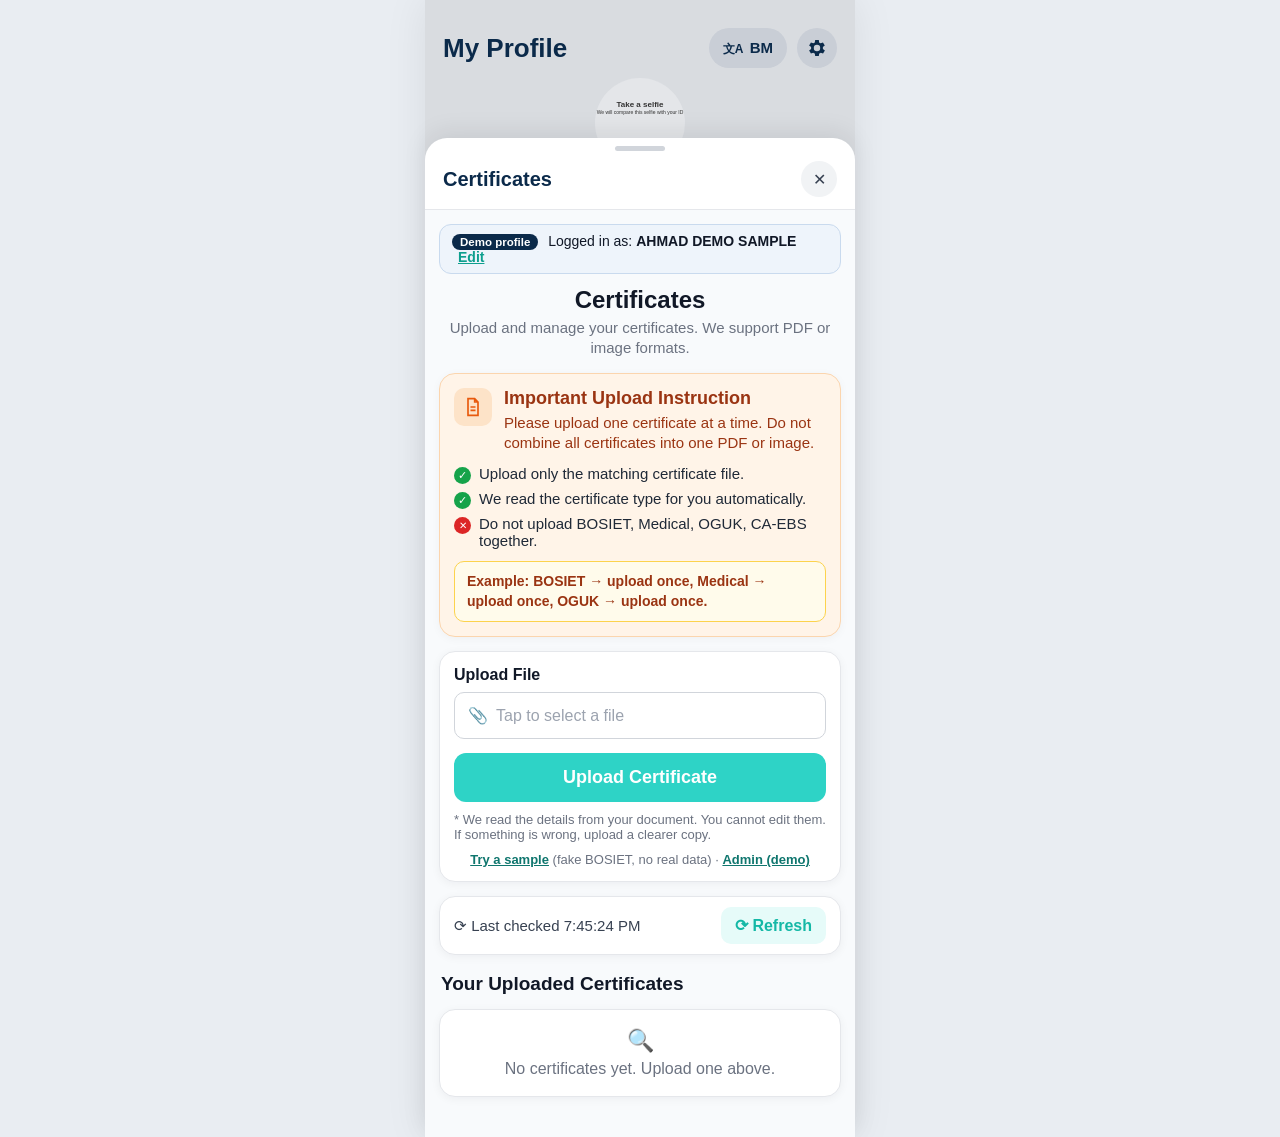
<file: index.html>
<!doctype html>
<html lang="en">
<head>
<meta charset="utf-8">
<meta name="viewport" content="width=device-width, initial-scale=1, viewport-fit=cover">
<title>OffshoreGigs – Certificates</title>
<link rel="icon" href="data:,">
<link rel="stylesheet" href="style.css?v=9">
</head>
<body>
<div class="phone">
  <header class="top">
    <h1>My Profile</h1>
    <div class="top-actions">
      <button class="pill" type="button"><span class="lang-ico">文A</span> BM</button>
      <button class="gear" type="button" aria-label="Settings">
        <svg viewBox="0 0 24 24" width="22" height="22"><path fill="#0B2A4A" d="M19.4 13a7.5 7.5 0 0 0 0-2l2.1-1.6-2-3.5-2.5 1a7.6 7.6 0 0 0-1.7-1L15 3.3h-4l-.4 2.6a7.6 7.6 0 0 0-1.7 1l-2.5-1-2 3.5L6.6 11a7.5 7.5 0 0 0 0 2l-2.2 1.6 2 3.5 2.5-1c.5.4 1.1.7 1.7 1l.4 2.6h4l.4-2.6c.6-.3 1.2-.6 1.7-1l2.5 1 2-3.5zM13 15.5A3.5 3.5 0 1 1 13 8.5a3.5 3.5 0 0 1 0 7z" transform="translate(-1 0)"/></svg>
      </button>
    </div>
  </header>
  <div class="behind"><div class="selfie">Take a selfie<small>We will compare this selfie with your ID</small></div></div>

  <section class="sheet">
    <div class="grab"></div>
    <div class="sheet-head"><h2>Certificates</h2><button class="x" type="button" aria-label="Close">✕</button></div>
    <div class="sheet-body">
      <div class="profile-strip" id="profileStrip"><span class="demo-tag">Demo profile</span> Logged in as: <b id="profileName">AHMAD DEMO SAMPLE</b> <a href="#" id="profileEdit">Edit</a></div>
      <h3 class="big">Certificates</h3>
      <p class="sub">Upload and manage your certificates. We support PDF or image formats.</p>

      <div class="instr">
        <div class="instr-top">
          <div class="doc-ico">
            <svg viewBox="0 0 24 24" width="20" height="20"><path fill="none" stroke="#E8590C" stroke-width="2" d="M6 2h8l4 4v16H6zM14 2v4h4M9 12h6M9 16h6"/></svg>
          </div>
          <div><h4>Important Upload Instruction</h4>
          <p>Please upload one certificate at a time. Do not combine all certificates into one PDF or image.</p></div>
        </div>
        <ul>
          <li><span class="ok">✓</span>Upload only the matching certificate file.</li>
          <li><span class="ok">✓</span>We read the certificate type for you automatically.</li>
          <li><span class="no">✕</span>Do not upload BOSIET, Medical, OGUK, CA-EBS together.</li>
        </ul>
        <div class="example">Example: BOSIET → upload once, Medical → upload once, OGUK → upload once.</div>
      </div>

      <div class="card" id="uploadCard">
        <label class="lbl">Upload File</label>
        <label class="file" id="fileBox">
          <input type="file" id="file" accept="application/pdf,image/png,image/jpeg" hidden>
          <span class="clip">📎</span><span id="fileName">Tap to select a file</span>
        </label>
        <button class="teal" id="uploadBtn" type="button">Upload Certificate</button>
        <p class="hint">* We read the details from your document. You cannot edit them. If something is wrong, upload a clearer copy.</p>
        <p class="err" id="err" hidden></p>
        <p class="sample"><a href="#" id="sampleLink">Try a sample</a> <span>(fake BOSIET, no real data)</span> · <a href="admin.html">Admin (demo)</a></p>
      </div>

      <div class="card reading" id="reading" hidden>
        <div class="spinner"></div>
        <p>Reading your certificate...</p>
        <small id="readingNote">This can take a few seconds.</small>
      </div>

      <div class="card result" id="result" hidden></div>

      <div class="card refresh-row">
        <span>⟳ Last checked <b id="lastChecked">--</b></span>
        <button class="refresh" id="refreshBtn" type="button">⟳ Refresh</button>
      </div>

      <h3 class="list-title">Your Uploaded Certificates</h3>
      <div id="list"></div>
    </div>
  </section>
</div>
<script src="categories.js?v=9"></script>
<script src="detect.js?v=9"></script>
<script src="namecheck.js?v=9"></script>
<script src="app.js?v=9"></script>
</body>
</html>
</file>
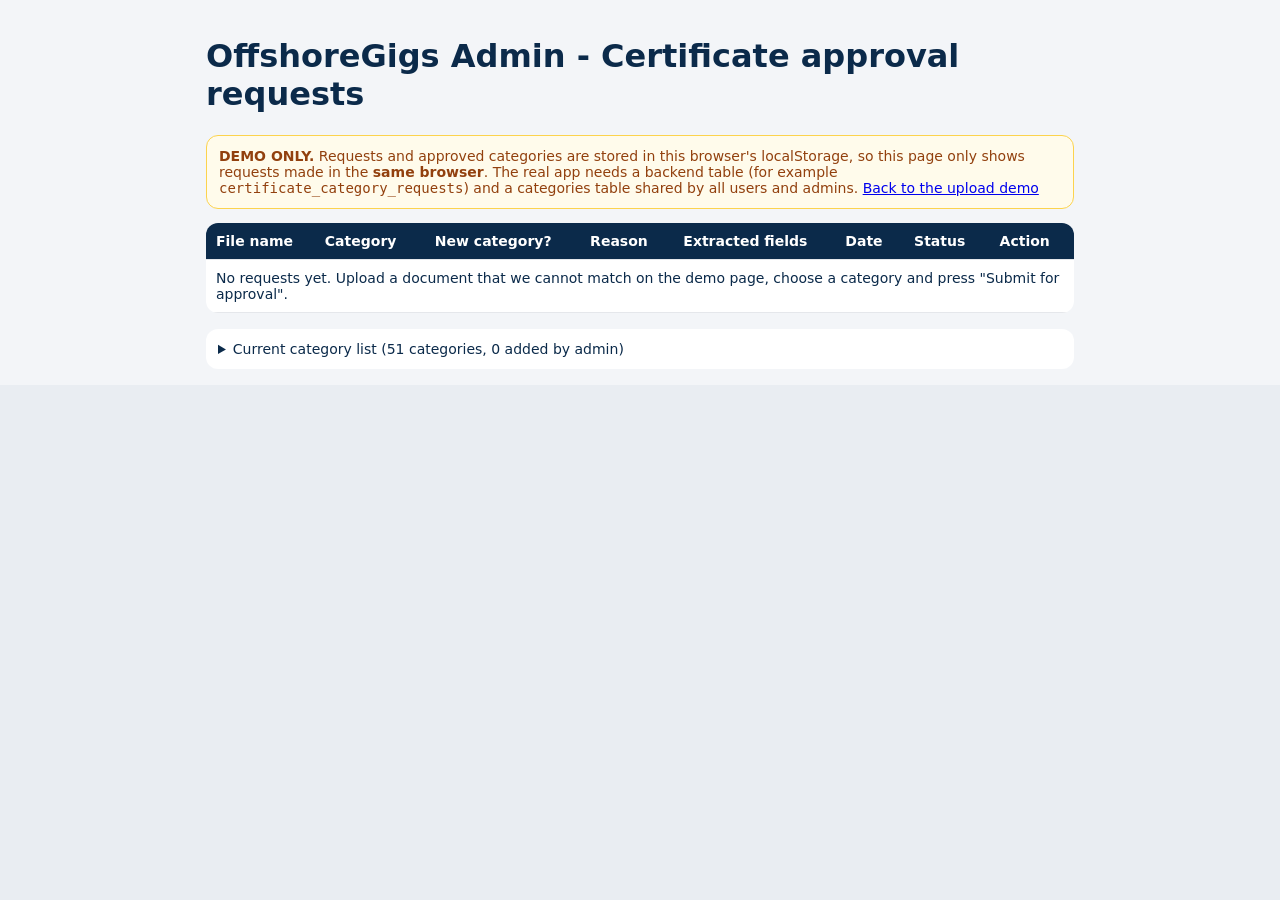
<file: admin.html>
<!doctype html>
<html lang="en">
<head>
<meta charset="utf-8">
<meta name="viewport" content="width=device-width, initial-scale=1">
<title>OffshoreGigs Admin - Certificate approval requests</title>
<link rel="icon" href="data:,">
<link rel="stylesheet" href="style.css?v=9">
<style>
body{background:#F3F5F8;font-family:system-ui,sans-serif;color:#0B2A4A;margin:0}
.wrap{max-width:900px;margin:0 auto;padding:16px}
.demo{background:#FFFBEB;border:1px solid #FCD34D;color:#92400E;border-radius:12px;padding:12px;font-size:14px;margin-bottom:14px}
table{width:100%;border-collapse:collapse;background:#fff;border-radius:12px;overflow:hidden;font-size:14px}
th,td{padding:10px;border-bottom:1px solid #E5E7EB;text-align:left;vertical-align:top}
th{background:#0B2A4A;color:#fff}
.st{font-weight:600}.Pending{color:#B45309}.Approved{color:#15803D}.Rejected{color:#B91C1C}
button.a,button.r{border:0;border-radius:8px;padding:6px 10px;color:#fff;cursor:pointer;margin:2px}
button.a{background:#0E9F8E}button.r{background:#C92A2A}
details{margin-top:16px;background:#fff;border-radius:12px;padding:12px;font-size:14px}
</style>
</head>
<body>
<div class="wrap">
  <h1>OffshoreGigs Admin - Certificate approval requests</h1>
  <div class="demo"><b>DEMO ONLY.</b> Requests and approved categories are stored in this browser's localStorage, so this page only shows requests made in the <b>same browser</b>. The real app needs a backend table (for example <code>certificate_category_requests</code>) and a categories table shared by all users and admins. <a href="./">Back to the upload demo</a></div>
  <div style="overflow-x:auto"><table>
    <thead><tr><th>File name</th><th>Category</th><th>New category?</th><th>Reason</th><th>Extracted fields</th><th>Date</th><th>Status</th><th>Action</th></tr></thead>
    <tbody id="rows"></tbody>
  </table></div>
  <details><summary>Current category list (<span id="count"></span>)</summary><ol id="cats"></ol></details>
</div>
<script src="categories.js?v=9"></script>
<script>
const esc = (s) => String(s ?? '').replace(/[&<>"']/g, (c) => ({'&':'&amp;','<':'&lt;','>':'&gt;','"':'&quot;',"'":'&#39;'}[c]));
function render() {
  const reqs = OGCategories.requests();
  document.getElementById('rows').innerHTML = reqs.length ? reqs.map((r) => `<tr data-id="${esc(r.id)}">
    <td>${esc(r.file_name)}</td><td>${esc(r.category || r.detected_title)}</td>
    <td class="new">${r.kind === 'name' ? 'No (existing)' : r.kind === 'manual' ? (r.is_new ? '<b>Yes (new)</b>' : 'No (existing)') : '<b>Yes (new)</b>'}</td>
    <td class="reason"><b>${esc(r.reason || 'category')}</b>${r.reason && r.reason !== 'category' ? `<br>Certificate name: ${esc(r.cert_name || 'Not found')}<br>Profile name: ${esc(r.profile_name || '-')}` : ''}</td>
    <td class="fields">${r.fields ? ['name:Name', 'certificate_number:Cert No', 'issue_date:Issue', 'expiry_date:Expiry'].map((x) => { const [k, l] = x.split(':'); return esc(l) + ': ' + esc(r.fields[k] || 'Not found'); }).join('<br>') : '-'}</td>
    <td>${esc(new Date(r.date).toLocaleString())}</td>
    <td class="st ${esc(r.status)}">${esc(r.status)}</td>
    <td>${r.status === 'Pending' ? `<button class="a" data-act="1">Approve</button><button class="r" data-act="0">Reject</button>` : ''}</td></tr>`).join('')
    : '<tr><td colspan="8">No requests yet. Upload a document that we cannot match on the demo page, choose a category and press "Submit for approval".</td></tr>';
  const all = OGCategories.all(), added = OGCategories.added();
  document.getElementById('count').textContent = all.length + ' categories, ' + added.length + ' added by admin';
  document.getElementById('cats').innerHTML = all.map((n) => `<li>${esc(n)}${added.includes(n) ? ' <b>(added)</b>' : ''}</li>`).join('');
}
document.getElementById('rows').addEventListener('click', (e) => {
  const b = e.target.closest('button[data-act]'); if (!b) return;
  OGCategories.decide(b.closest('tr').dataset.id, b.dataset.act === '1'); render();
});
render();
</script>
</body>
</html>
</file>
<file: style.css>
*{box-sizing:border-box}
:root{--navy:#0B2A4A;--teal:#2ED3C6;--muted:#6B7280;--line:#E5E7EB}
html,body{margin:0;background:#E9EDF2;font-family:-apple-system,BlinkMacSystemFont,"Segoe UI",Roboto,Helvetica,Arial,sans-serif;color:#111827}
.phone{max-width:430px;margin:0 auto;min-height:100vh;background:#D9DCE0;position:relative;box-shadow:0 0 40px rgba(0,0,0,.08)}
.top{display:flex;justify-content:space-between;align-items:center;padding:28px 18px 10px}
.top h1{margin:0;font-size:26px;font-weight:800;color:var(--navy)}
.top-actions{display:flex;gap:10px}
.pill{border:0;background:#C9CED6;border-radius:999px;padding:9px 14px;font-weight:700;color:var(--navy);font-size:15px}
.lang-ico{font-size:12px;margin-right:2px}
.gear{border:0;background:#C9CED6;border-radius:50%;width:40px;height:40px;display:grid;place-items:center}
.behind{height:60px;display:flex;justify-content:center}
.selfie{background:#E4E6E9;border-radius:50%;width:90px;height:90px;font-size:8px;font-weight:700;text-align:center;padding-top:22px;color:#333}
.selfie small{display:block;font-weight:400;font-size:5px}
.sheet{position:relative;z-index:1;background:#fff;border-radius:22px 22px 0 0;min-height:calc(100vh - 140px);box-shadow:0 -6px 24px rgba(0,0,0,.08)}
.grab{width:50px;height:5px;border-radius:5px;background:#D1D5DB;margin:0 auto;position:relative;top:8px}
.sheet-head{display:flex;justify-content:space-between;align-items:center;padding:18px 18px 12px;border-bottom:1px solid var(--line)}
.sheet-head h2{margin:0;font-size:20px;font-weight:800;color:var(--navy)}
.x{border:0;background:#F1F3F5;border-radius:50%;width:36px;height:36px;font-size:16px;color:#374151}
.sheet-body{padding:14px 14px 40px;background:#F8FAFC}
.big{text-align:center;font-size:24px;font-weight:800;margin:6px 0 4px;color:#111827}
.sub{text-align:center;color:var(--muted);margin:0 0 14px;font-size:15px;line-height:1.35}
.instr{background:#FFF4E8;border:1px solid #FBD5AE;border-radius:16px;padding:14px;box-shadow:0 2px 10px rgba(0,0,0,.04)}
.instr-top{display:flex;gap:12px}
.doc-ico{background:#FDE3C8;border-radius:10px;width:38px;height:38px;flex:none;display:grid;place-items:center}
.instr h4{margin:0 0 4px;color:#9A3412;font-size:18px}
.instr p{margin:0;color:#9A3412;font-size:15px;line-height:1.35}
.instr ul{list-style:none;padding:0;margin:12px 0}
.instr li{display:flex;gap:8px;margin:6px 0;font-size:15px;color:#1F2937}
.ok{background:#16A34A;color:#fff;border-radius:50%;width:17px;height:17px;font-size:11px;display:grid;place-items:center;flex:none;margin-top:2px}
.no{background:#DC2626;color:#fff;border-radius:50%;width:17px;height:17px;font-size:10px;display:grid;place-items:center;flex:none;margin-top:2px}
.example{background:#FFFBEB;border:1px solid #FCD34D;border-radius:10px;padding:10px 12px;color:#9A3412;font-weight:600;font-size:14px;line-height:1.4}
.card{background:#fff;border:1px solid var(--line);border-radius:16px;padding:14px;margin-top:14px;box-shadow:0 2px 10px rgba(15,23,42,.05)}
.lbl{display:block;font-weight:700;margin-bottom:8px;color:#111827}
.file{display:flex;gap:8px;align-items:center;border:1px solid #D1D5DB;border-radius:10px;padding:13px;color:#9CA3AF;cursor:pointer;font-size:16px;overflow:hidden}
.file.has{color:#111827}
#fileName{white-space:nowrap;overflow:hidden;text-overflow:ellipsis}
.teal{width:100%;border:0;border-radius:12px;background:var(--teal);color:#fff;font-weight:700;font-size:18px;padding:14px;margin-top:14px;cursor:pointer}
.teal:disabled{opacity:.5}
.ghost{width:100%;border:1px solid #D1D5DB;border-radius:12px;background:#fff;color:#374151;font-weight:600;font-size:16px;padding:13px;margin-top:10px;cursor:pointer}
.hint{color:var(--muted);font-size:13px;margin:10px 0 0}
.err{color:#B91C1C;font-size:14px;margin:10px 0 0}
.reading{text-align:center;padding:26px 14px}
.reading p{margin:12px 0 2px;font-weight:700;color:var(--navy);font-size:17px}
.reading small{color:var(--muted)}
.spinner{width:42px;height:42px;border:4px solid #CCF5F1;border-top-color:var(--teal);border-radius:50%;margin:0 auto;animation:spin 1s linear infinite}
@keyframes spin{to{transform:rotate(360deg)}}
.result h4{margin:0 0 4px;color:var(--navy);font-size:19px}
.result .det{color:var(--muted);font-size:13px;margin:0 0 10px}
.rows{border:1px solid var(--line);border-radius:12px;overflow:hidden}
.row{display:flex;justify-content:space-between;gap:12px;padding:11px 12px;border-top:1px solid var(--line);font-size:15px}
.row:first-child{border-top:0}
.row span{color:var(--muted)}
.row b{text-align:right;color:#111827;font-weight:600;word-break:break-word}
.row b.nf{color:#9CA3AF;font-weight:500;font-style:italic}
.warn{border-radius:12px;padding:12px;font-size:14px;line-height:1.4;margin-bottom:10px}
.warn.red{background:#FEF2F2;border:1px solid #FCA5A5;color:#991B1B}
.warn.amber{background:#FFFBEB;border:1px solid #FCD34D;color:#92400E}
.warn b{display:block;margin-bottom:2px}
.refresh-row{display:flex;justify-content:space-between;align-items:center;padding:10px 14px;color:#374151;font-size:15px}
.refresh-row b{font-weight:500}
.refresh{border:0;background:#E6FBF9;color:#14B8A6;font-weight:700;border-radius:10px;padding:9px 14px;font-size:16px;cursor:pointer}
.list-title{font-size:19px;font-weight:800;margin:18px 2px 8px;color:#111827}
.empty{text-align:center;color:var(--muted);padding:18px}
.empty .ico{font-size:22px;display:block;margin-bottom:6px}
.item{margin-top:10px}
.item-top{display:flex;justify-content:space-between;align-items:flex-start;gap:8px}
.item h5{margin:0;font-size:17px;color:var(--navy)}
.item .meta{color:var(--muted);font-size:13px;margin:4px 0 8px;line-height:1.45}
.chips{display:flex;flex-wrap:wrap;gap:6px}
.chip{border-radius:999px;padding:4px 10px;font-size:12.5px;font-weight:700}
.chip.green{background:#DCFCE7;color:#166534}
.chip.amber{background:#FEF3C7;color:#92400E}
.chip.red{background:#FEE2E2;color:#991B1B}
.chip.grey{background:#F3F4F6;color:#4B5563}
.chip.ver{background:#E6FBF9;color:#0F766E}
@media (max-width:430px){.phone{box-shadow:none}}
.sample{margin:10px 0 0;font-size:13px;color:var(--muted);text-align:center}
.sample a{color:#0F766E;font-weight:700}
.warn.green{background:#E6F6EE;color:#11643A;border:1px solid #9AD8B6}
.exp{color:#C92A2A}
.opito{margin-top:12px}
.opito-btn{display:block;text-align:center;border-radius:12px;background:#1E3A8A;color:#fff;font-weight:700;font-size:16px;padding:12px;text-decoration:none}
.copy-btn{border:1px solid #D1D5DB;border-radius:10px;background:#fff;color:#374151;font-size:13px;font-weight:600;padding:6px 12px;margin-top:8px;cursor:pointer}
.opito-note{font-size:13px;color:#4B5563;margin:6px 2px 0}

.manual label{display:block;font-weight:700;color:var(--navy);margin-bottom:6px}
.manual input,.manual select{width:100%;box-sizing:border-box;border:1px solid var(--line);border-radius:10px;padding:10px;font-size:15px;margin-top:6px;background:#fff}
.manual select option[hidden]{display:none}

.profile-strip{background:#EEF4FB;border:1px solid #C9DAEE;border-radius:12px;padding:8px 12px;font-size:14px;margin-bottom:12px}
.profile-strip .demo-tag{background:#0B2A4A;color:#fff;border-radius:999px;padding:2px 8px;font-size:11.5px;font-weight:700;margin-right:6px}
.profile-strip a{margin-left:6px;color:#0E9F8E;font-weight:700}
button.teal:disabled{opacity:.45;cursor:not-allowed}
</file>
